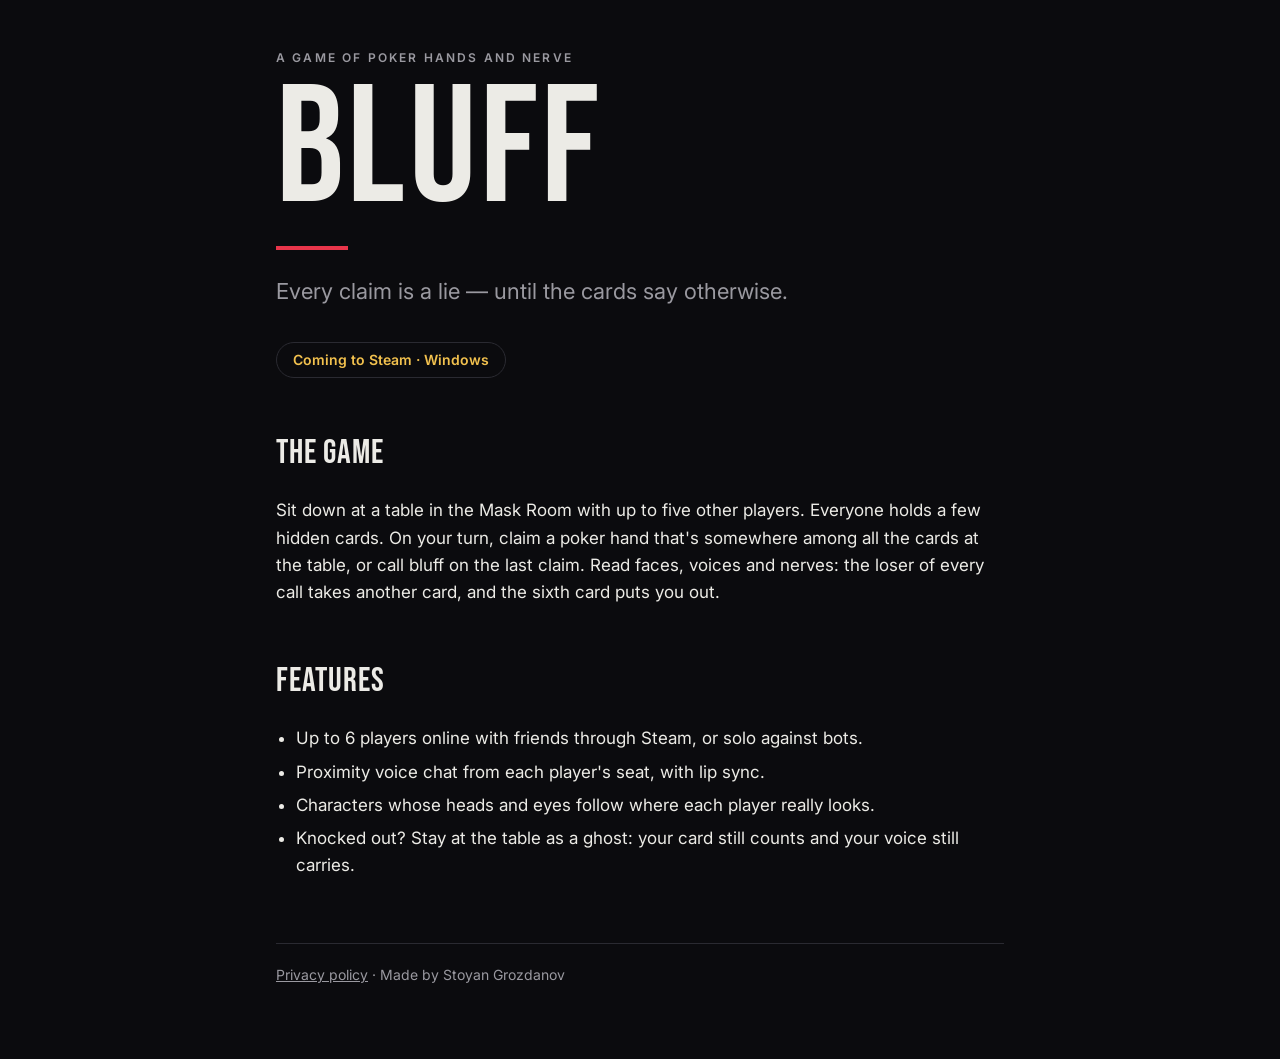
<file: index.html>
<!doctype html>
<html lang="en">
<head>
	<meta charset="utf-8">
	<meta name="viewport" content="width=device-width, initial-scale=1">
	<meta name="version" content="0.5.0">
	<title>Bluff</title>
	<meta name="description" content="A first-person poker-bluffing card game for up to 6 players. Coming to Steam for Windows.">
	<link rel="stylesheet" href="style.css">
</head>
<body>
	<main class="page">
		<p class="eyebrow">A game of poker hands and nerve</p>
		<h1 class="wordmark">Bluff</h1>
		<div class="bar"></div>
		<p class="tagline">Every claim is a lie — until the cards say otherwise.</p>
		<span class="badge">Coming to Steam · Windows</span>

		<h2>The game</h2>
		<p>Sit down at a table in the Mask Room with up to five other players. Everyone holds a few hidden cards. On your turn, claim a poker hand that's somewhere among all the cards at the table, or call bluff on the last claim. Read faces, voices and nerves: the loser of every call takes another card, and the sixth card puts you out.</p>

		<h2>Features</h2>
		<ul>
			<li>Up to 6 players online with friends through Steam, or solo against bots.</li>
			<li>Proximity voice chat from each player's seat, with lip sync.</li>
			<li>Characters whose heads and eyes follow where each player really looks.</li>
			<li>Knocked out? Stay at the table as a ghost: your card still counts and your voice still carries.</li>
		</ul>

		<footer>
			<a href="privacy.html">Privacy policy</a> · Made by Stoyan Grozdanov
		</footer>
	</main>
</body>
</html>
</file>
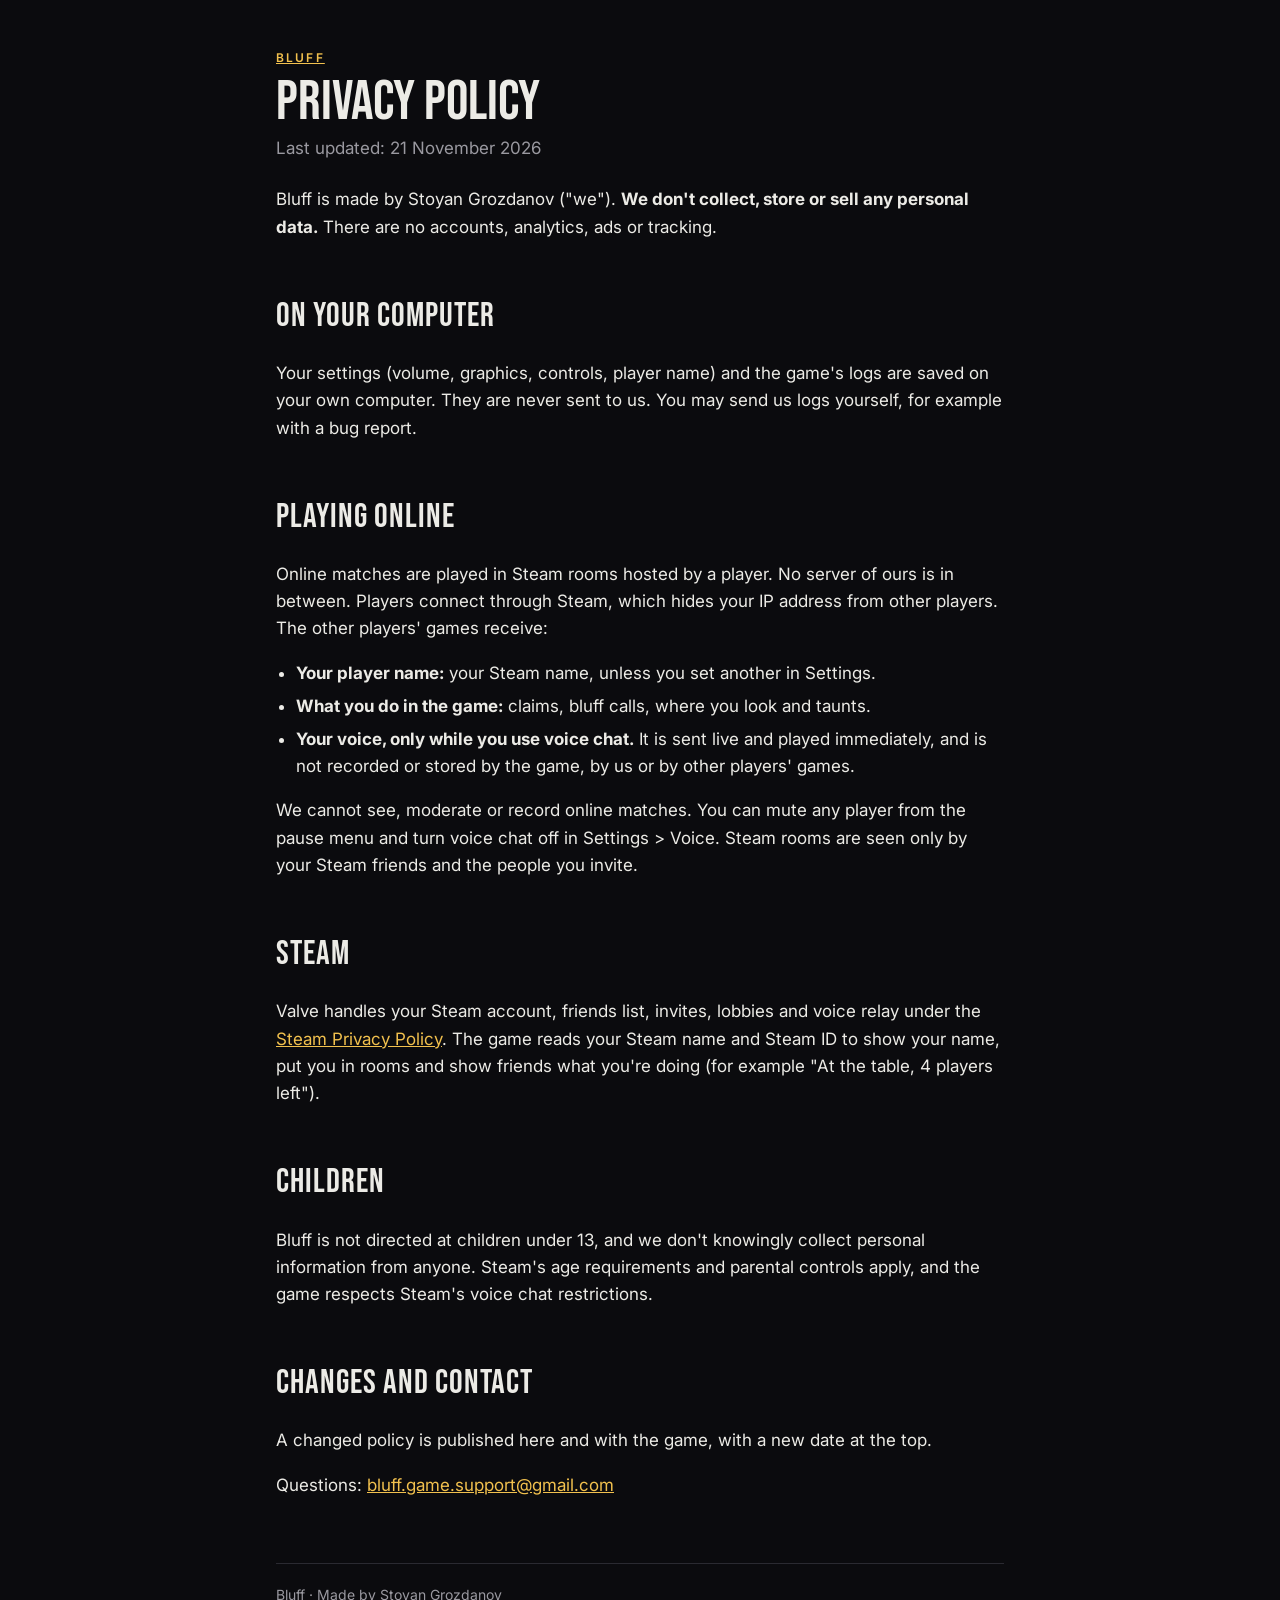
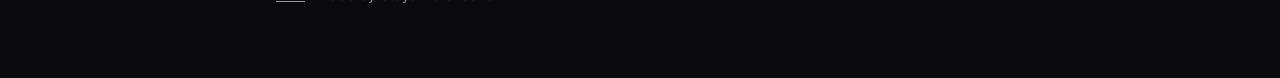
<file: privacy.html>
<!doctype html>
<html lang="en">
<head>
	<meta charset="utf-8">
	<meta name="viewport" content="width=device-width, initial-scale=1">
	<meta name="version" content="0.5.0">
	<title>Bluff Privacy Policy</title>
	<meta name="description" content="How Bluff handles your data: no accounts, no analytics, no tracking.">
	<link rel="stylesheet" href="style.css">
</head>
<body>
	<main class="page policy">
		<p class="eyebrow"><a href="index.html">Bluff</a></p>
		<h1>Privacy policy</h1>
		<p class="updated">Last updated: 21 November 2026</p>

		<p>Bluff is made by Stoyan Grozdanov ("we"). <strong>We don't collect, store or sell any personal data.</strong> There are no accounts, analytics, ads or tracking.</p>

		<h2>On your computer</h2>
		<p>Your settings (volume, graphics, controls, player name) and the game's logs are saved on your own computer. They are never sent to us. You may send us logs yourself, for example with a bug report.</p>

		<h2>Playing online</h2>
		<p>Online matches are played in Steam rooms hosted by a player. No server of ours is in between. Players connect through Steam, which hides your IP address from other players. The other players' games receive:</p>
		<ul>
			<li><strong>Your player name:</strong> your Steam name, unless you set another in Settings.</li>
			<li><strong>What you do in the game:</strong> claims, bluff calls, where you look and taunts.</li>
			<li><strong>Your voice, only while you use voice chat.</strong> It is sent live and played immediately, and is not recorded or stored by the game, by us or by other players' games.</li>
		</ul>
		<p>We cannot see, moderate or record online matches. You can mute any player from the pause menu and turn voice chat off in Settings &gt; Voice. Steam rooms are seen only by your Steam friends and the people you invite.</p>

		<h2>Steam</h2>
		<p>Valve handles your Steam account, friends list, invites, lobbies and voice relay under the <a href="https://store.steampowered.com/privacy_agreement/">Steam Privacy Policy</a>. The game reads your Steam name and Steam ID to show your name, put you in rooms and show friends what you're doing (for example "At the table, 4 players left").</p>

		<h2>Children</h2>
		<p>Bluff is not directed at children under 13, and we don't knowingly collect personal information from anyone. Steam's age requirements and parental controls apply, and the game respects Steam's voice chat restrictions.</p>

		<h2>Changes and contact</h2>
		<p>A changed policy is published here and with the game, with a new date at the top.</p>
		<p>Questions: <a href="mailto:bluff.game.support@gmail.com">bluff.game.support@gmail.com</a></p>

		<footer>
			<a href="index.html">Bluff</a> · Made by Stoyan Grozdanov
		</footer>
	</main>
</body>
</html>
</file>
<file: style.css>
@font-face {
	font-family: "Bebas Neue";
	src: url("fonts/BebasNeue-Regular.ttf") format("truetype");
	font-display: swap;
}

@font-face {
	font-family: "Inter";
	src: url("fonts/Inter-Variable.ttf") format("truetype");
	font-weight: 100 900;
	font-display: swap;
}

:root {
	--ink: #0b0b0e;
	--panel: #15151a;
	--line: #2a2a31;
	--text: #ecebe6;
	--muted: #9a99a0;
	--accent: #e8354a;
	--gold: #f2c14e;
}

* {
	box-sizing: border-box;
}

html {
	background: var(--ink);
	color: var(--text);
	font-family: "Inter", system-ui, sans-serif;
	font-size: 17px;
	line-height: 1.6;
}

body {
	margin: 0;
}

a {
	color: var(--gold);
}

.page {
	max-width: 760px;
	margin: 0 auto;
	padding: 48px 16px 72px;
}

.eyebrow {
	color: var(--muted);
	font-size: 12px;
	font-weight: 600;
	letter-spacing: 0.18em;
	text-transform: uppercase;
	margin: 0;
}

.wordmark {
	font-family: "Bebas Neue", Impact, sans-serif;
	font-weight: 400;
	font-size: clamp(96px, 22vw, 168px);
	line-height: 0.9;
	letter-spacing: 0.02em;
	margin: 8px 0 0;
}

.bar {
	width: 72px;
	height: 4px;
	background: var(--accent);
	margin: 20px 0 24px;
}

.tagline {
	font-size: 22px;
	color: var(--muted);
	margin: 0 0 32px;
}

.badge {
	display: inline-block;
	border: 1px solid var(--line);
	border-radius: 999px;
	padding: 6px 16px;
	font-size: 14px;
	font-weight: 600;
	color: var(--gold);
}

h2 {
	font-family: "Bebas Neue", Impact, sans-serif;
	font-weight: 400;
	font-size: 34px;
	letter-spacing: 0.03em;
	margin: 48px 0 8px;
}

ul {
	padding-left: 20px;
}

li {
	margin: 6px 0;
}

.card {
	background: var(--panel);
	border: 1px solid var(--line);
	border-radius: 14px;
	padding: 20px 24px;
	margin: 16px 0;
}

footer {
	border-top: 1px solid var(--line);
	margin-top: 64px;
	padding-top: 20px;
	color: var(--muted);
	font-size: 14px;
}

footer a {
	color: var(--muted);
}

.policy h1 {
	font-family: "Bebas Neue", Impact, sans-serif;
	font-weight: 400;
	font-size: 56px;
	line-height: 1;
	margin: 8px 0 4px;
}

.policy .updated {
	color: var(--muted);
	margin: 0 0 24px;
}
</file>
